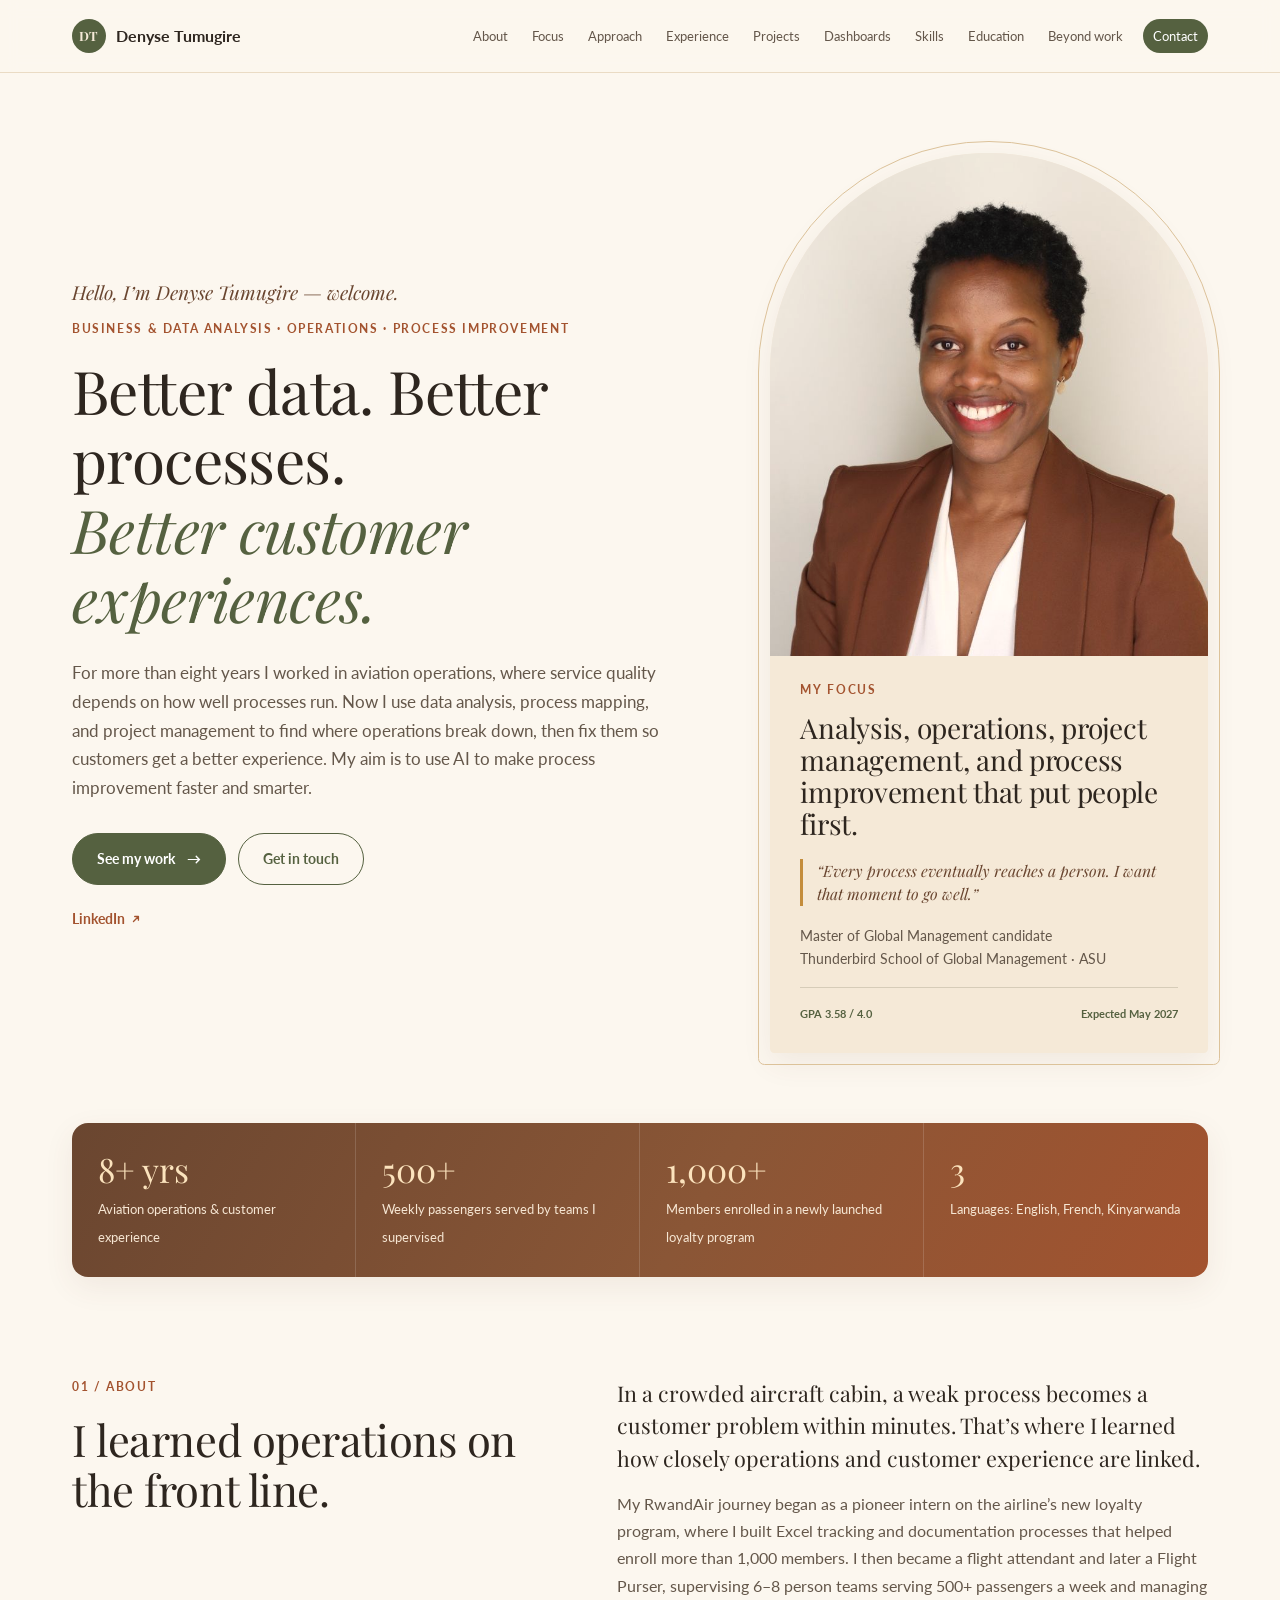
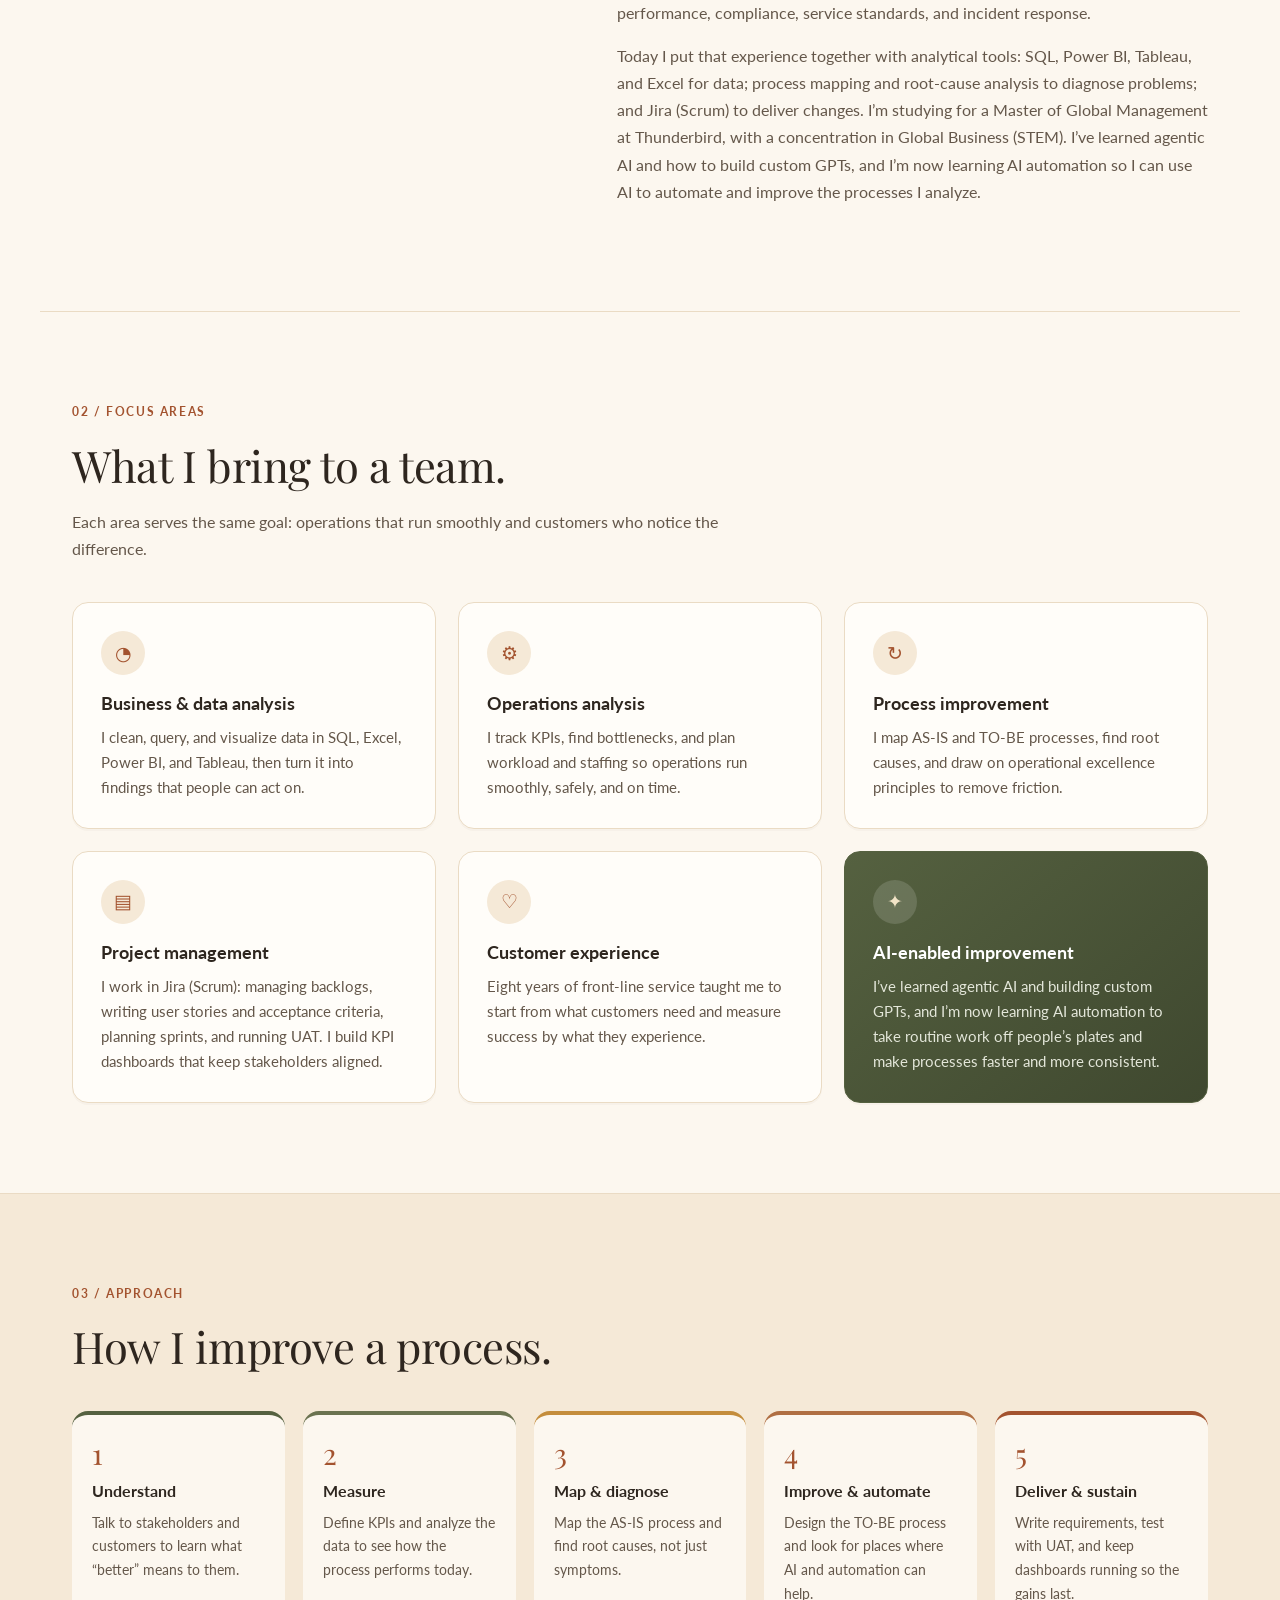
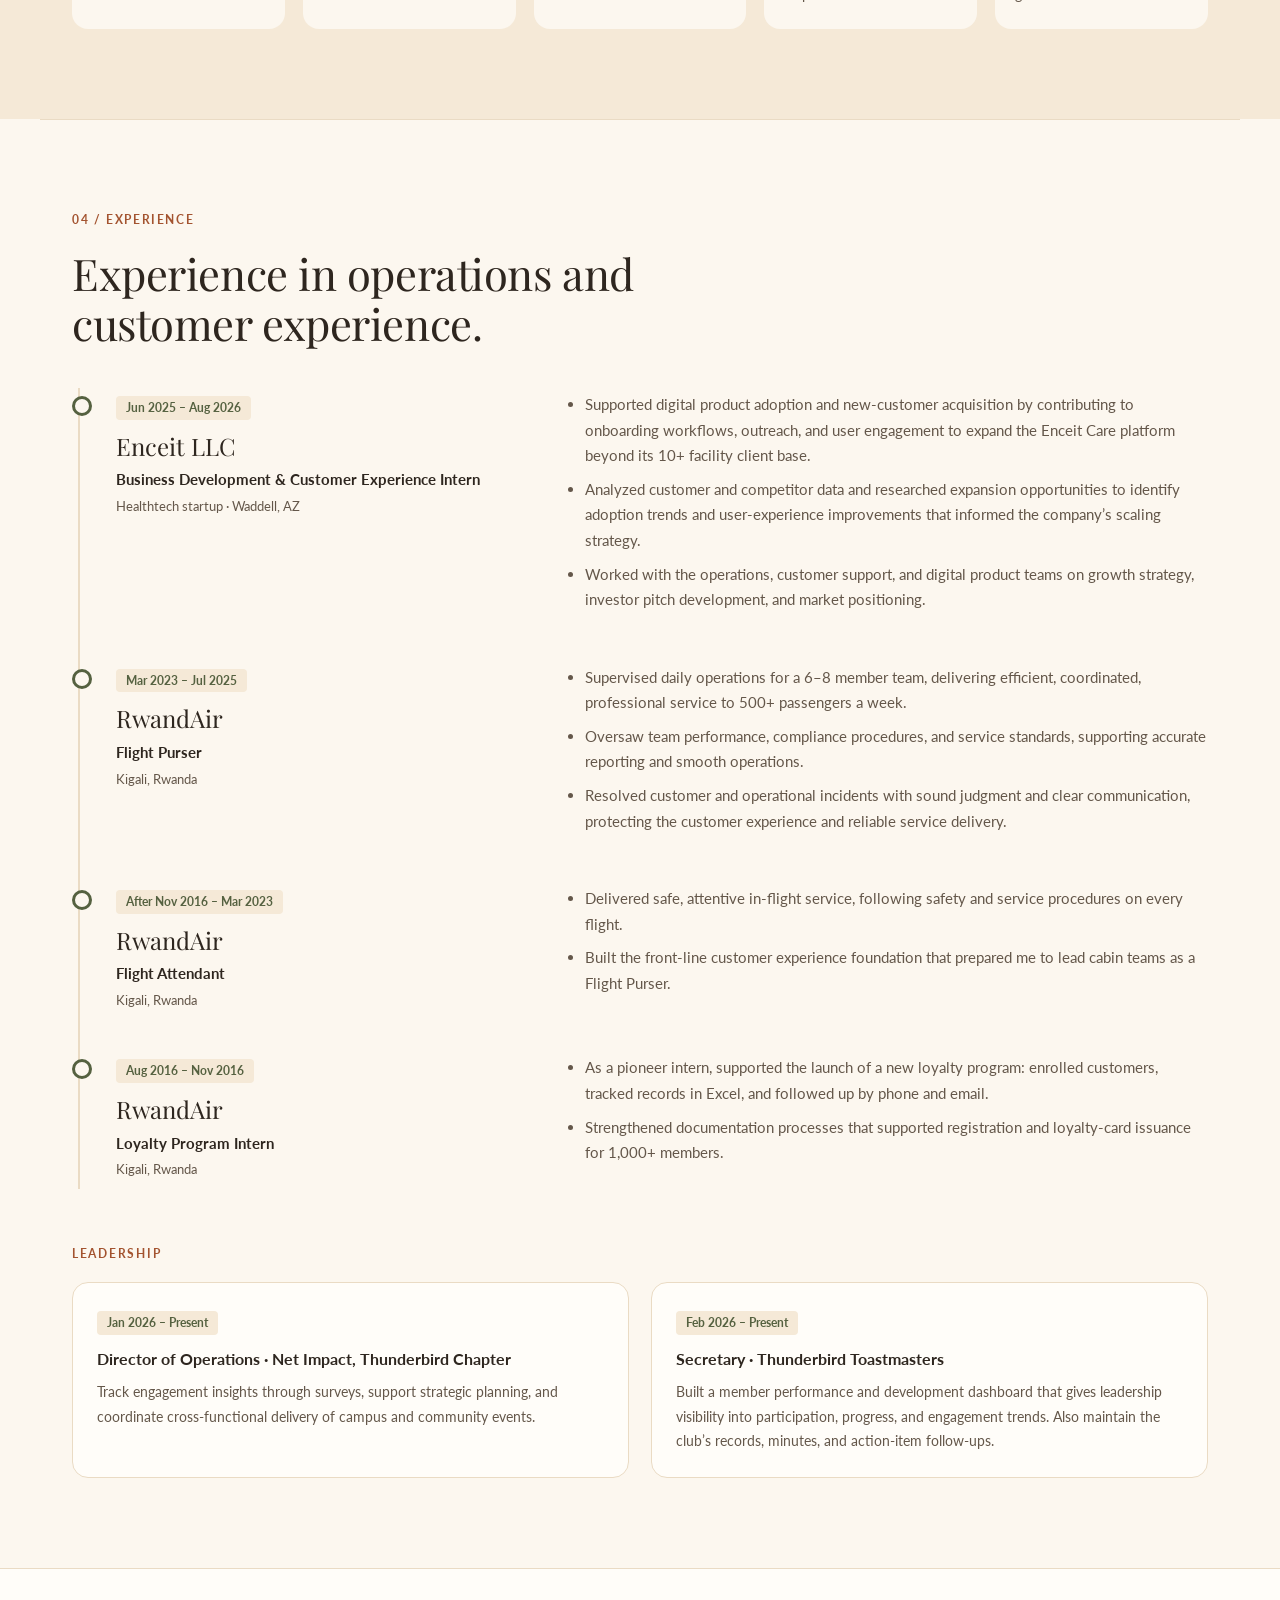
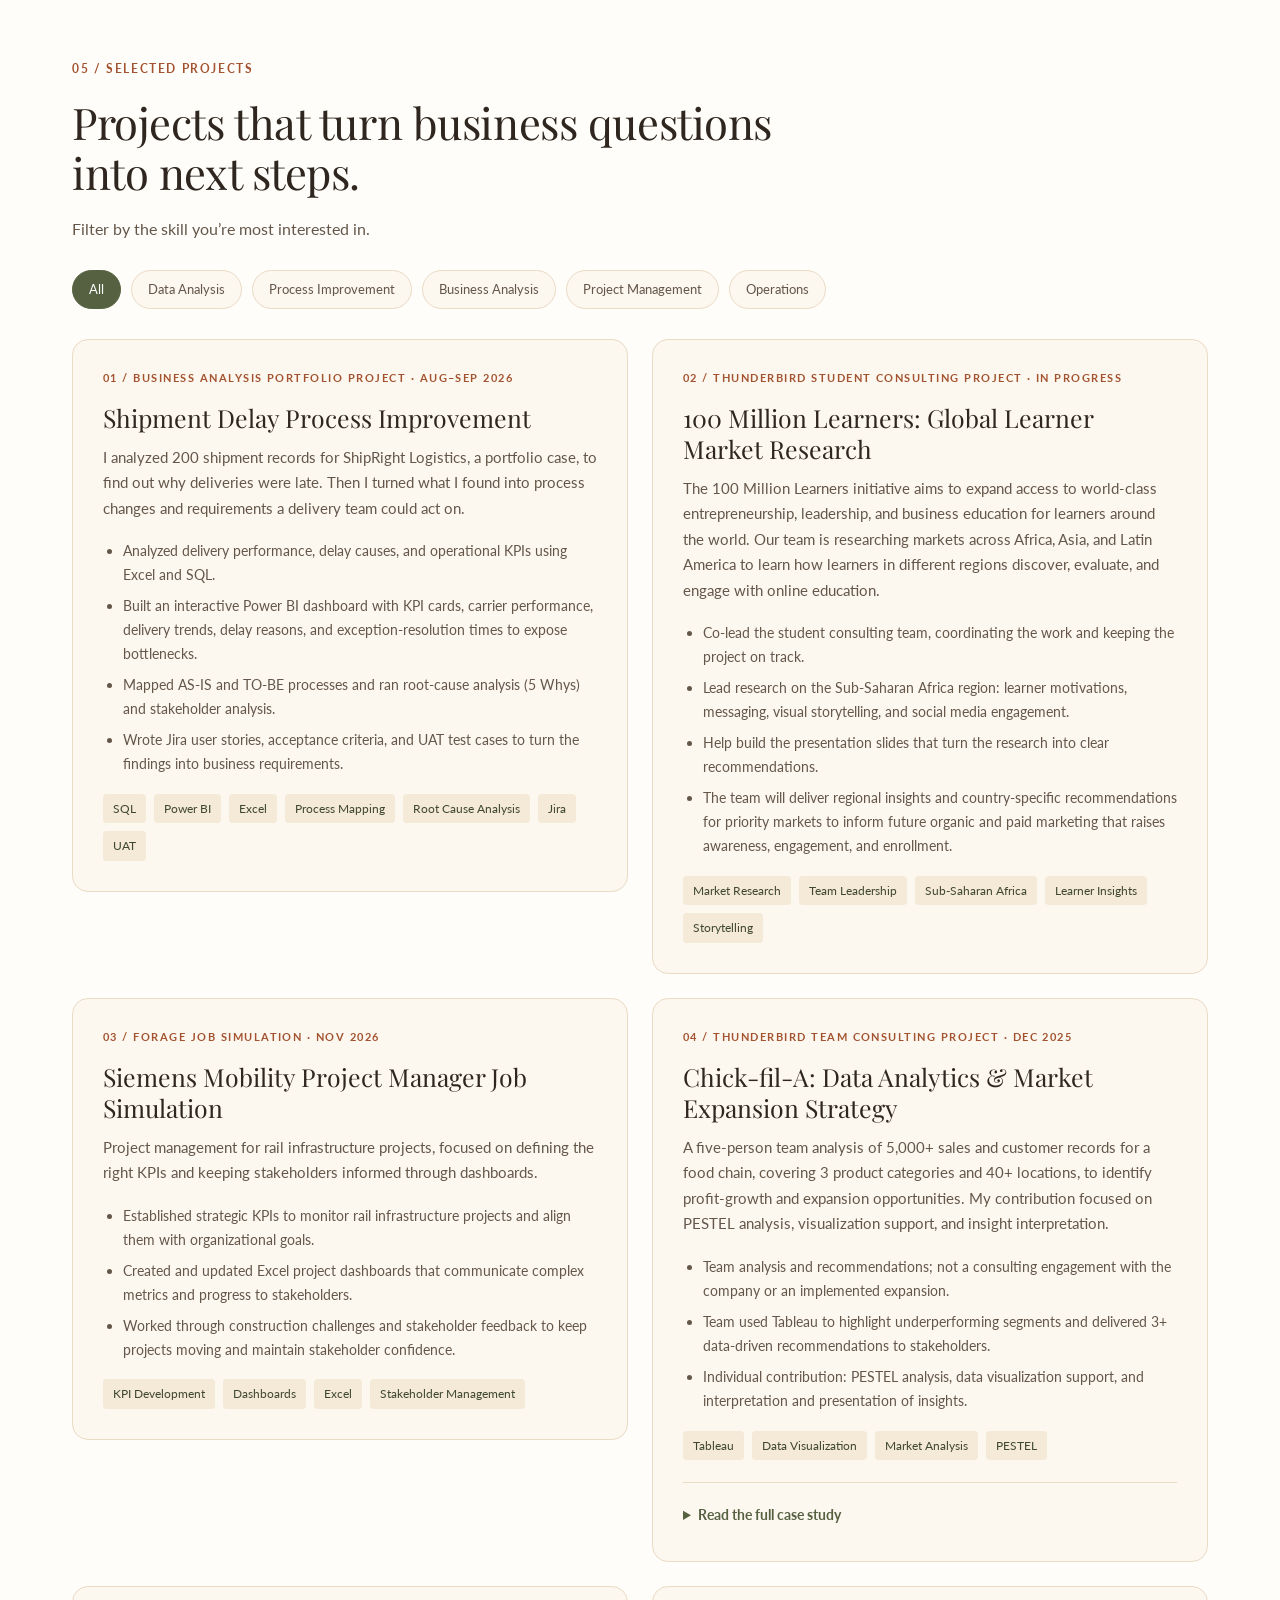
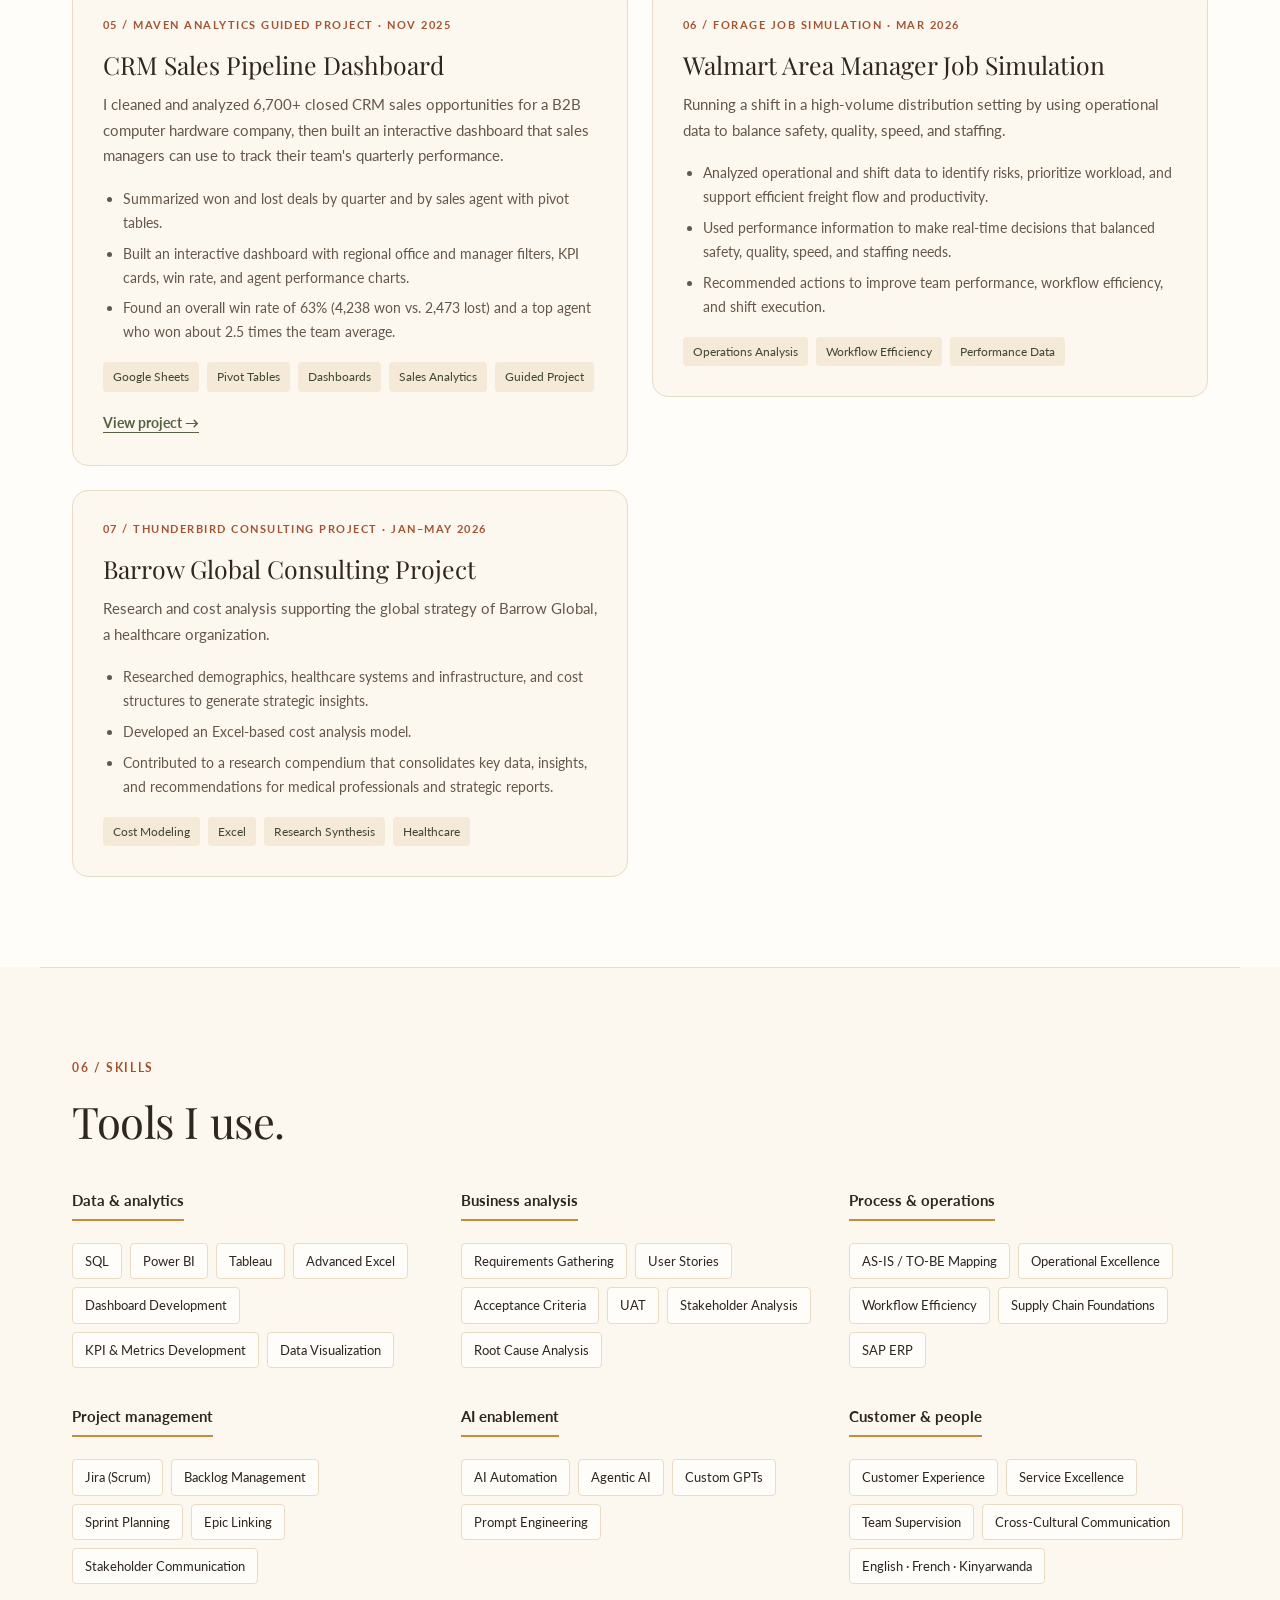
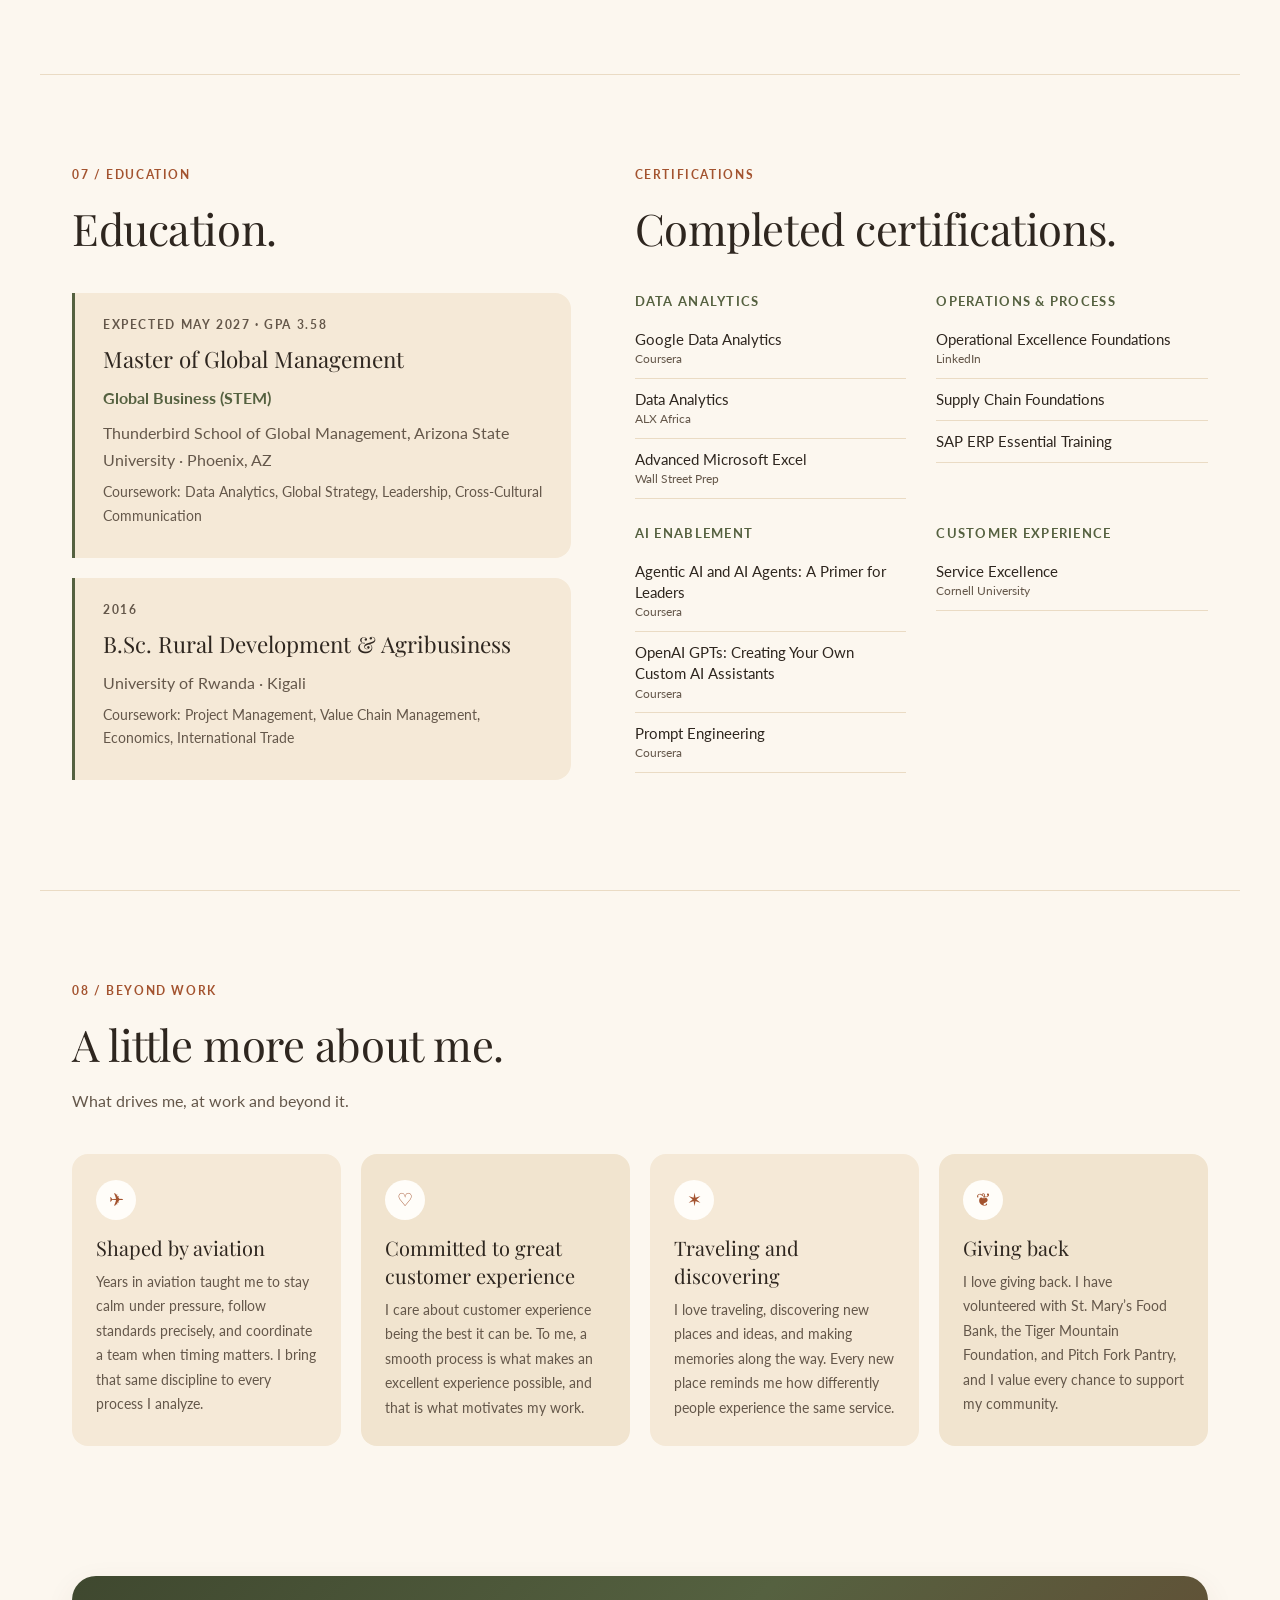
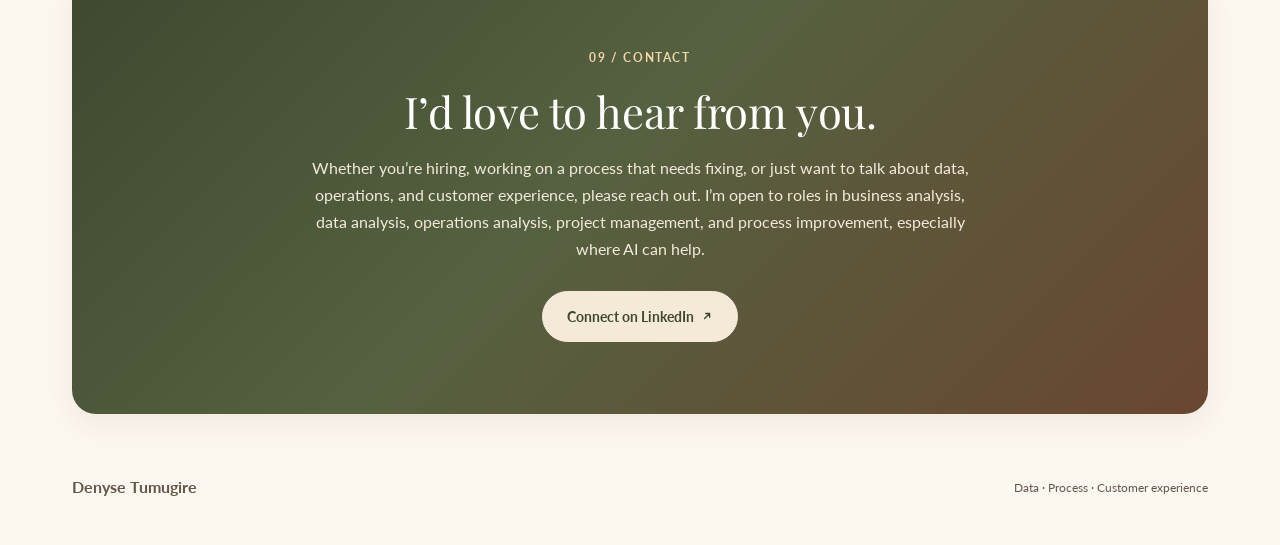
<file: index.html>
<!doctype html>
<html lang="en">
<head>
  <meta charset="utf-8">
  <meta name="viewport" content="width=device-width, initial-scale=1">
  <meta name="description" content="Denyse Tumugire: business and data analyst, operations analyst, and process improvement professional focused on better customer experiences and AI-enabled process improvement.">
  <title>Denyse Tumugire | Business & Data Analysis · Operations · Process Improvement</title>
  <link rel="preconnect" href="https://fonts.googleapis.com">
  <link rel="preconnect" href="https://fonts.gstatic.com" crossorigin>
  <link rel="stylesheet" href="https://fonts.googleapis.com/css2?family=Lato:ital,wght@0,300;0,400;0,700;1,400&family=Playfair+Display:ital,wght@0,400;0,500;0,600;1,400;1,500&display=swap">
  <link rel="stylesheet" href="assets/styles.css">
  <script defer src="assets/projects.js"></script>
  <script defer src="assets/main.js"></script>
</head>
<body>
  <a class="skip-link" href="#main">Skip to content</a>
  <div class="progress" aria-hidden="true"><span></span></div>

  <header class="site-header">
    <div class="header-inner">
      <a class="brand" href="#home"><span class="brand-mark" aria-hidden="true">DT</span> Denyse Tumugire</a>
      <button class="menu-toggle" type="button" aria-expanded="false" aria-controls="navigation" hidden>Menu</button>
      <nav id="navigation" aria-label="Main navigation">
        <a href="#about">About</a>
        <a href="#focus">Focus</a>
        <a href="#approach">Approach</a>
        <a href="#experience">Experience</a>
        <a href="#projects">Projects</a>
        <a href="dashboards/">Dashboards</a>
        <a href="#skills">Skills</a>
        <a href="#credentials">Education</a>
        <a href="#beyond">Beyond work</a>
        <a href="#contact" class="nav-cta">Contact</a>
      </nav>
    </div>
  </header>

  <main id="main">
    <!-- HERO -->
    <section class="hero section" id="home" aria-labelledby="home-title">
      <div class="hero-copy">
        <p class="greeting">Hello, I’m Denyse Tumugire <span aria-hidden="true">—</span> welcome.</p>
        <p class="eyebrow">Business & Data Analysis · Operations · Process Improvement</p>
        <h1 id="home-title">Better data. Better processes.<br><em>Better customer experiences.</em></h1>
        <p class="intro">For more than eight years I worked in aviation operations, where service quality depends on how well processes run. Now I use data analysis, process mapping, and project management to find where operations break down, then fix them so customers get a better experience. My aim is to use AI to make process improvement faster and smarter.</p>
        <div class="actions">
          <a class="button primary" href="#projects">See my work <span aria-hidden="true">→</span></a>
          <a class="button secondary" href="#contact">Get in touch</a>
        </div>
        <ul class="hero-links" aria-label="Professional profiles">
          <li><a href="https://www.linkedin.com/in/denyse-tumugire">LinkedIn <svg class="ext" viewBox="0 0 12 12" aria-hidden="true"><path d="M3 9 9 3M4.5 3H9v4.5" fill="none" stroke="currentColor" stroke-width="1.6" stroke-linecap="round" stroke-linejoin="round"/></svg></a></li>
        </ul>
      </div>
      <aside class="hero-note" aria-label="Professional focus">
        <div class="portrait-frame"><img class="portrait" src="assets/denyse-tumugire.jpg" alt="Denyse Tumugire, smiling, in a brown blazer" width="720" height="828" fetchpriority="high"></div>
        <p class="eyebrow">My focus</p>
        <h2>Analysis, operations, project management, and process improvement that put people first.</h2>
        <blockquote>“Every process eventually reaches a person. I want that moment to go well.”</blockquote>
        <p>Master of Global Management candidate<br>Thunderbird School of Global Management · ASU</p>
        <div class="note-footer"><span>GPA 3.58 / 4.0</span><span>Expected May 2027</span></div>
      </aside>
    </section>

    <!-- IMPACT NUMBERS -->
    <section class="stats" aria-label="Highlights">
      <div><strong>8+ yrs</strong><span>Aviation operations & customer experience</span></div>
      <div><strong>500+</strong><span>Weekly passengers served by teams I supervised</span></div>
      <div><strong>1,000+</strong><span>Members enrolled in a newly launched loyalty program</span></div>
      <div><strong>3</strong><span>Languages: English, French, Kinyarwanda</span></div>
    </section>

    <!-- ABOUT -->
    <section class="section about" id="about" aria-labelledby="about-title">
      <div class="section-heading"><p class="eyebrow">01 / About</p><h2 id="about-title">I learned operations on the front line.</h2></div>
      <div class="section-body">
        <p class="lead">In a crowded aircraft cabin, a weak process becomes a customer problem within minutes. That’s where I learned how closely operations and customer experience are linked.</p>
        <p>My RwandAir journey began as a pioneer intern on the airline’s new loyalty program, where I built Excel tracking and documentation processes that helped enroll more than 1,000 members. I then became a flight attendant and later a Flight Purser, supervising 6–8 person teams serving 500+ passengers a week and managing performance, compliance, service standards, and incident response.</p>
        <p>Today I put that experience together with analytical tools: SQL, Power BI, Tableau, and Excel for data; process mapping and root-cause analysis to diagnose problems; and Jira (Scrum) to deliver changes. I’m studying for a Master of Global Management at Thunderbird, with a concentration in Global Business (STEM). I’ve learned agentic AI and how to build custom GPTs, and I’m now learning AI automation so I can use AI to automate and improve the processes I analyze.</p>
      </div>
    </section>

    <!-- FOCUS AREAS -->
    <section class="section" id="focus" aria-labelledby="focus-title">
      <div class="section-heading"><p class="eyebrow">02 / Focus areas</p><h2 id="focus-title">What I bring to a team.</h2><p>Each area serves the same goal: operations that run smoothly and customers who notice the difference.</p></div>
      <div class="focus-grid">
        <article class="focus-card"><span class="focus-icon" aria-hidden="true">◔</span><h3>Business & data analysis</h3><p>I clean, query, and visualize data in SQL, Excel, Power BI, and Tableau, then turn it into findings that people can act on.</p></article>
        <article class="focus-card"><span class="focus-icon" aria-hidden="true">⚙&#xFE0E;</span><h3>Operations analysis</h3><p>I track KPIs, find bottlenecks, and plan workload and staffing so operations run smoothly, safely, and on time.</p></article>
        <article class="focus-card"><span class="focus-icon" aria-hidden="true">↻</span><h3>Process improvement</h3><p>I map AS-IS and TO-BE processes, find root causes, and draw on operational excellence principles to remove friction.</p></article>
        <article class="focus-card"><span class="focus-icon" aria-hidden="true">▤</span><h3>Project management</h3><p>I work in Jira (Scrum): managing backlogs, writing user stories and acceptance criteria, planning sprints, and running UAT. I build KPI dashboards that keep stakeholders aligned.</p></article>
        <article class="focus-card"><span class="focus-icon" aria-hidden="true">♡</span><h3>Customer experience</h3><p>Eight years of front-line service taught me to start from what customers need and measure success by what they experience.</p></article>
        <article class="focus-card accent"><span class="focus-icon" aria-hidden="true">✦</span><h3>AI-enabled improvement</h3><p>I’ve learned agentic AI and building custom GPTs, and I’m now learning AI automation to take routine work off people’s plates and make processes faster and more consistent.</p></article>
      </div>
    </section>

    <!-- APPROACH -->
    <section class="section approach" id="approach" aria-labelledby="approach-title">
      <div class="section-heading"><p class="eyebrow">03 / Approach</p><h2 id="approach-title">How I improve a process.</h2></div>
      <ol class="steps">
        <li><span class="step-num">1</span><h3>Understand</h3><p>Talk to stakeholders and customers to learn what “better” means to them.</p></li>
        <li><span class="step-num">2</span><h3>Measure</h3><p>Define KPIs and analyze the data to see how the process performs today.</p></li>
        <li><span class="step-num">3</span><h3>Map & diagnose</h3><p>Map the AS-IS process and find root causes, not just symptoms.</p></li>
        <li><span class="step-num">4</span><h3>Improve & automate</h3><p>Design the TO-BE process and look for places where AI and automation can help.</p></li>
        <li><span class="step-num">5</span><h3>Deliver & sustain</h3><p>Write requirements, test with UAT, and keep dashboards running so the gains last.</p></li>
      </ol>
    </section>

    <!-- EXPERIENCE -->
    <section class="section" id="experience" aria-labelledby="experience-title">
      <div class="section-heading"><p class="eyebrow">04 / Experience</p><h2 id="experience-title">Experience in operations and customer experience.</h2></div>
      <div class="timeline">
        <article class="experience">
          <div class="exp-meta"><p class="dates">Jun 2025 – Aug 2026</p><h3>Enceit LLC</h3><p class="role">Business Development & Customer Experience Intern</p><p class="place">Healthtech startup · Waddell, AZ</p></div>
          <ul>
            <li>Supported digital product adoption and new-customer acquisition by contributing to onboarding workflows, outreach, and user engagement to expand the Enceit Care platform beyond its 10+ facility client base.</li>
            <li>Analyzed customer and competitor data and researched expansion opportunities to identify adoption trends and user-experience improvements that informed the company’s scaling strategy.</li>
            <li>Worked with the operations, customer support, and digital product teams on growth strategy, investor pitch development, and market positioning.</li>
          </ul>
        </article>
        <article class="experience">
          <div class="exp-meta"><p class="dates">Mar 2023 – Jul 2025</p><h3>RwandAir</h3><p class="role">Flight Purser</p><p class="place">Kigali, Rwanda</p></div>
          <ul>
            <li>Supervised daily operations for a 6–8 member team, delivering efficient, coordinated, professional service to 500+ passengers a week.</li>
            <li>Oversaw team performance, compliance procedures, and service standards, supporting accurate reporting and smooth operations.</li>
            <li>Resolved customer and operational incidents with sound judgment and clear communication, protecting the customer experience and reliable service delivery.</li>
          </ul>
        </article>
        <!-- Add exact Flight Attendant dates in the "dates" line below when available. -->
        <article class="experience">
          <div class="exp-meta"><p class="dates">After Nov 2016 – Mar 2023</p><h3>RwandAir</h3><p class="role">Flight Attendant</p><p class="place">Kigali, Rwanda</p></div>
          <ul>
            <li>Delivered safe, attentive in-flight service, following safety and service procedures on every flight.</li>
            <li>Built the front-line customer experience foundation that prepared me to lead cabin teams as a Flight Purser.</li>
          </ul>
        </article>
        <article class="experience">
          <div class="exp-meta"><p class="dates">Aug 2016 – Nov 2016</p><h3>RwandAir</h3><p class="role">Loyalty Program Intern</p><p class="place">Kigali, Rwanda</p></div>
          <ul>
            <li>As a pioneer intern, supported the launch of a new loyalty program: enrolled customers, tracked records in Excel, and followed up by phone and email.</li>
            <li>Strengthened documentation processes that supported registration and loyalty-card issuance for 1,000+ members.</li>
          </ul>
        </article>
      </div>

      <h3 class="subhead">Leadership</h3>
      <div class="leadership">
        <article><p class="dates">Jan 2026 – Present</p><h4>Director of Operations · Net Impact, Thunderbird Chapter</h4><p>Track engagement insights through surveys, support strategic planning, and coordinate cross-functional delivery of campus and community events.</p></article>
        <article><p class="dates">Feb 2026 – Present</p><h4>Secretary · Thunderbird Toastmasters</h4><p>Built a member performance and development dashboard that gives leadership visibility into participation, progress, and engagement trends. Also maintain the club’s records, minutes, and action-item follow-ups.</p></article>
      </div>
    </section>

    <!-- PROJECTS -->
    <section class="section projects-section" id="projects" aria-labelledby="projects-title">
      <div class="section-heading"><p class="eyebrow">05 / Selected projects</p><h2 id="projects-title">Projects that turn business questions into next steps.</h2><p>Filter by the skill you’re most interested in.</p></div>
      <div id="project-filters" class="filters" role="group" aria-label="Filter projects"></div>
      <p id="filter-status" class="visually-hidden" aria-live="polite"></p>
      <div id="project-grid" class="project-grid"></div>
      <noscript><p>Turn on JavaScript to see project details. Featured work includes a shipment delay process improvement project (SQL, Power BI, Jira), a Siemens Mobility project manager simulation, and a Chick-fil-A data analytics case study.</p></noscript>
    </section>

    <!-- SKILLS -->
    <section class="section" id="skills" aria-labelledby="skills-title">
      <div class="section-heading"><p class="eyebrow">06 / Skills</p><h2 id="skills-title">Tools I use.</h2></div>
      <div class="skill-groups">
        <div><h3>Data & analytics</h3><ul class="chips"><li>SQL</li><li>Power BI</li><li>Tableau</li><li>Advanced Excel</li><li>Dashboard Development</li><li>KPI & Metrics Development</li><li>Data Visualization</li></ul></div>
        <div><h3>Business analysis</h3><ul class="chips"><li>Requirements Gathering</li><li>User Stories</li><li>Acceptance Criteria</li><li>UAT</li><li>Stakeholder Analysis</li><li>Root Cause Analysis</li></ul></div>
        <div><h3>Process & operations</h3><ul class="chips"><li>AS-IS / TO-BE Mapping</li><li>Operational Excellence</li><li>Workflow Efficiency</li><li>Supply Chain Foundations</li><li>SAP ERP</li></ul></div>
        <div><h3>Project management</h3><ul class="chips"><li>Jira (Scrum)</li><li>Backlog Management</li><li>Sprint Planning</li><li>Epic Linking</li><li>Stakeholder Communication</li></ul></div>
        <div><h3>AI enablement</h3><ul class="chips"><li>AI Automation</li><li>Agentic AI</li><li>Custom GPTs</li><li>Prompt Engineering</li></ul></div>
        <div><h3>Customer & people</h3><ul class="chips"><li>Customer Experience</li><li>Service Excellence</li><li>Team Supervision</li><li>Cross-Cultural Communication</li><li>English · French · Kinyarwanda</li></ul></div>
      </div>
    </section>

    <!-- EDUCATION & CERTIFICATIONS -->
    <section class="section credentials" id="credentials" aria-labelledby="credentials-title">
      <div>
        <div class="section-heading"><p class="eyebrow">07 / Education</p><h2 id="credentials-title">Education.</h2></div>
        <article class="education-card"><p class="eyebrow">Expected May 2027 · GPA 3.58</p><h3>Master of Global Management</h3><p class="specialization">Global Business (STEM)</p><p>Thunderbird School of Global Management, Arizona State University · Phoenix, AZ</p><p class="small">Coursework: Data Analytics, Global Strategy, Leadership, Cross-Cultural Communication</p></article>
        <article class="education-card"><p class="eyebrow">2016</p><h3>B.Sc. Rural Development & Agribusiness</h3><p>University of Rwanda · Kigali</p><p class="small">Coursework: Project Management, Value Chain Management, Economics, International Trade</p></article>
      </div>
      <div>
        <div class="section-heading"><p class="eyebrow">Certifications</p><h2>Completed certifications.</h2></div>
        <div class="cert-groups">
          <div><h3>Data analytics</h3><ul class="certification-list"><li>Google Data Analytics <span>Coursera</span></li><li>Data Analytics <span>ALX Africa</span></li><li>Advanced Microsoft Excel <span>Wall Street Prep</span></li></ul></div>
          <div><h3>Operations & process</h3><ul class="certification-list"><li>Operational Excellence Foundations <span>LinkedIn</span></li><li>Supply Chain Foundations</li><li>SAP ERP Essential Training</li></ul></div>
          <div><h3>AI enablement</h3><ul class="certification-list"><li>Agentic AI and AI Agents: A Primer for Leaders <span>Coursera</span></li><li>OpenAI GPTs: Creating Your Own Custom AI Assistants <span>Coursera</span></li><li>Prompt Engineering <span>Coursera</span></li></ul></div>
          <div><h3>Customer experience</h3><ul class="certification-list"><li>Service Excellence <span>Cornell University</span></li></ul></div>
        </div>
      </div>
    </section>

    <!-- BEYOND WORK: Add hobbies or interests as another <article class="life-card">. -->
    <section class="section beyond" id="beyond" aria-labelledby="beyond-title">
      <div class="section-heading"><p class="eyebrow">08 / Beyond work</p><h2 id="beyond-title">A little more about me.</h2><p>What drives me, at work and beyond it.</p></div>
      <div class="life-grid">
        <article class="life-card"><span class="life-icon" aria-hidden="true">✈&#xFE0E;</span><h3>Shaped by aviation</h3><p>Years in aviation taught me to stay calm under pressure, follow standards precisely, and coordinate a team when timing matters. I bring that same discipline to every process I analyze.</p></article>
        <article class="life-card"><span class="life-icon" aria-hidden="true">♡</span><h3>Committed to great customer experience</h3><p>I care about customer experience being the best it can be. To me, a smooth process is what makes an excellent experience possible, and that is what motivates my work.</p></article>
        <article class="life-card"><span class="life-icon" aria-hidden="true">✶</span><h3>Traveling and discovering</h3><p>I love traveling, discovering new places and ideas, and making memories along the way. Every new place reminds me how differently people experience the same service.</p></article>
        <article class="life-card"><span class="life-icon" aria-hidden="true">❦</span><h3>Giving back</h3><p>I love giving back. I have volunteered with St. Mary’s Food Bank, the Tiger Mountain Foundation, and Pitch Fork Pantry, and I value every chance to support my community.</p></article>
      </div>
    </section>

    <!-- CONTACT -->
    <section class="section contact-section" id="contact" aria-labelledby="contact-title">
      <p class="eyebrow">09 / Contact</p>
      <h2 id="contact-title">I’d love to hear from you.</h2>
      <p>Whether you’re hiring, working on a process that needs fixing, or just want to talk about data, operations, and customer experience, please reach out. I’m open to roles in business analysis, data analysis, operations analysis, project management, and process improvement, especially where AI can help.</p>
      <a class="button primary" href="https://www.linkedin.com/in/denyse-tumugire">Connect on LinkedIn <svg class="ext" viewBox="0 0 12 12" aria-hidden="true"><path d="M3 9 9 3M4.5 3H9v4.5" fill="none" stroke="currentColor" stroke-width="1.6" stroke-linecap="round" stroke-linejoin="round"/></svg></a>
    </section>
  </main>

  <footer>
    <a class="brand" href="#home">Denyse Tumugire</a>
    <p>Data · Process · Customer experience</p>
  </footer>

  <a class="to-top" href="#home" aria-label="Back to top">↑</a>
</body>
</html>
</file>
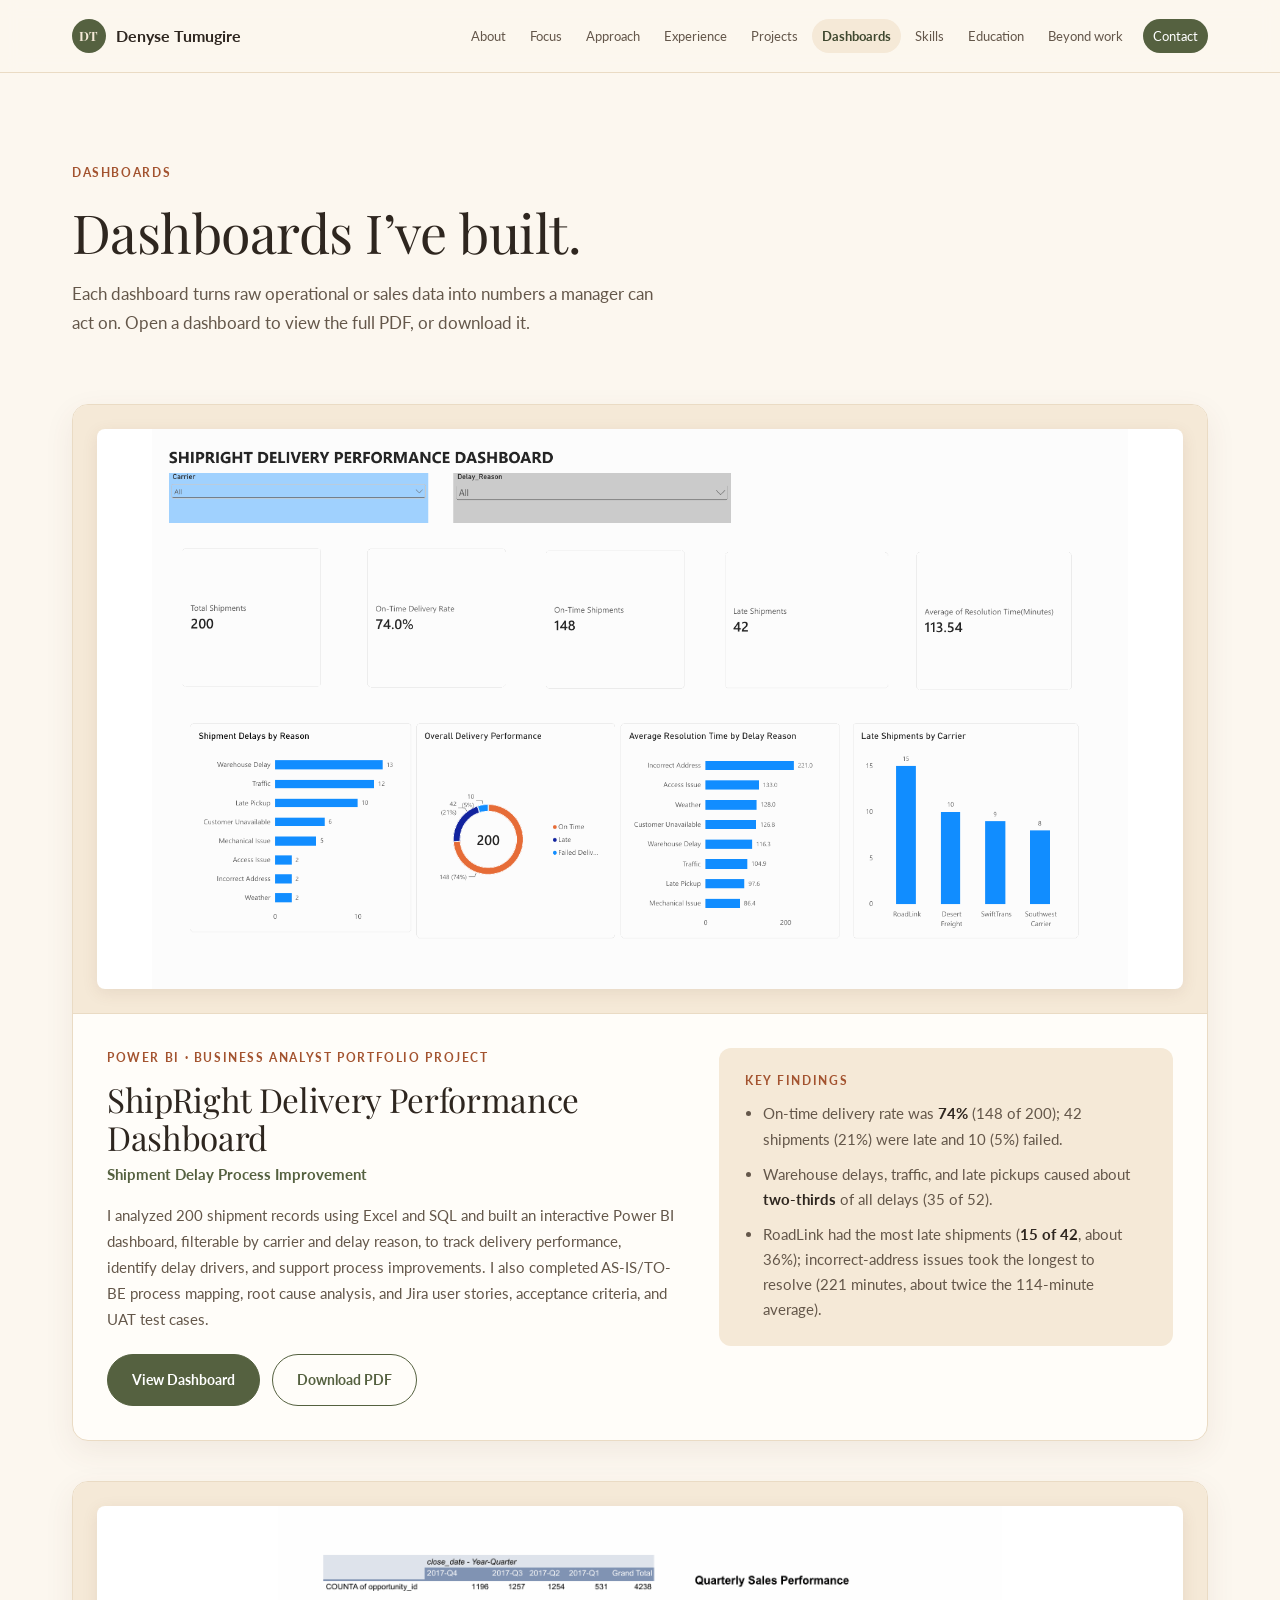
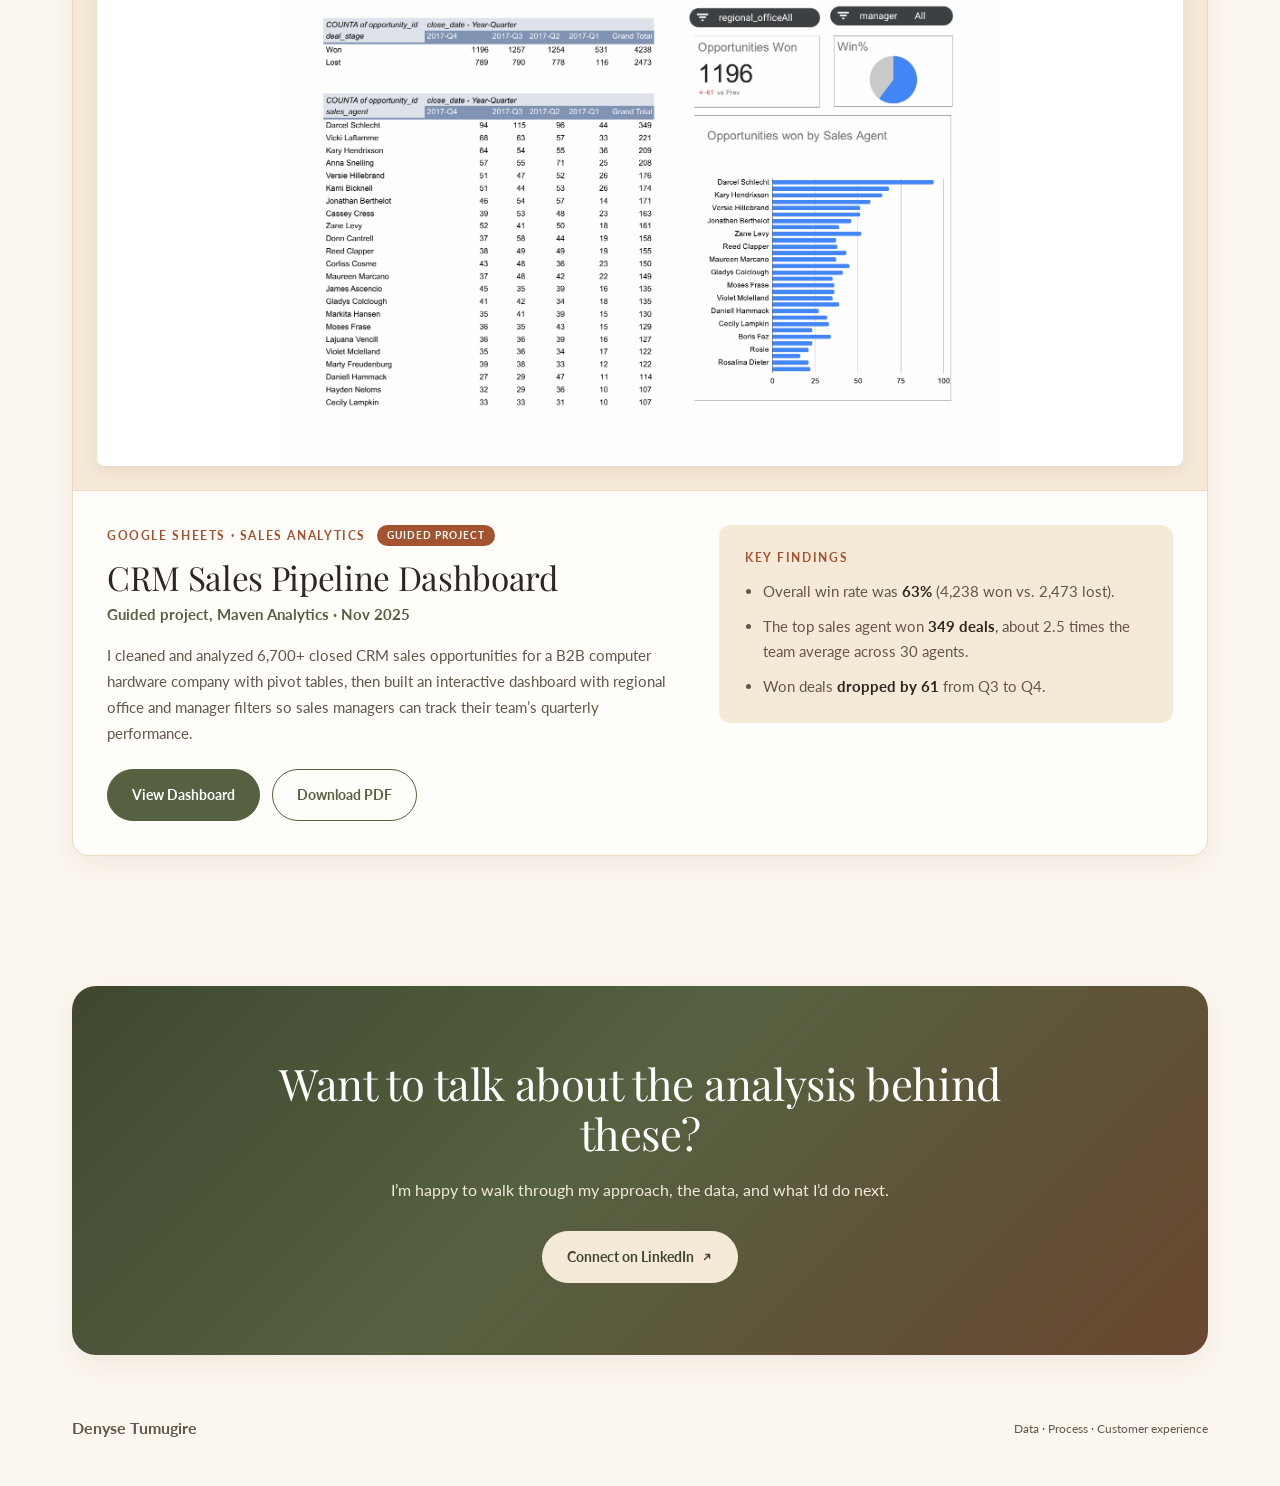
<file: dashboards/index.html>
<!doctype html>
<html lang="en">
<head>
  <meta charset="utf-8">
  <meta name="viewport" content="width=device-width, initial-scale=1">
  <meta name="description" content="Dashboards built by Denyse Tumugire in Power BI and Google Sheets: delivery performance and CRM sales pipeline analysis.">
  <title>Dashboards | Denyse Tumugire</title>
  <link rel="preconnect" href="https://fonts.googleapis.com">
  <link rel="preconnect" href="https://fonts.gstatic.com" crossorigin>
  <link rel="stylesheet" href="https://fonts.googleapis.com/css2?family=Lato:ital,wght@0,300;0,400;0,700;1,400&family=Playfair+Display:ital,wght@0,400;0,500;0,600;1,400;1,500&display=swap">
  <link rel="stylesheet" href="../assets/styles.css">
  <script defer src="../assets/dashboards.js"></script>
</head>
<body>
  <a class="skip-link" href="#main">Skip to content</a>

  <header class="site-header">
    <div class="header-inner">
      <a class="brand" href="../#home"><span class="brand-mark" aria-hidden="true">DT</span> Denyse Tumugire</a>
      <button class="menu-toggle" type="button" aria-expanded="false" aria-controls="navigation" hidden>Menu</button>
      <nav id="navigation" aria-label="Main navigation">
        <a href="../#about">About</a>
        <a href="../#focus">Focus</a>
        <a href="../#approach">Approach</a>
        <a href="../#experience">Experience</a>
        <a href="../#projects">Projects</a>
        <a href="./" class="is-active" aria-current="page">Dashboards</a>
        <a href="../#skills">Skills</a>
        <a href="../#credentials">Education</a>
        <a href="../#beyond">Beyond work</a>
        <a href="../#contact" class="nav-cta">Contact</a>
      </nav>
    </div>
  </header>

  <main id="main">
    <section class="section dash-intro" aria-labelledby="dashboards-title">
      <p class="eyebrow">Dashboards</p>
      <h1 id="dashboards-title">Dashboards I’ve built.</h1>
      <p class="intro">Each dashboard turns raw operational or sales data into numbers a manager can act on. Open a dashboard to view the full PDF, or download it.</p>
    </section>

    <section class="section dash-list" aria-label="Dashboard projects">
      <!-- DASHBOARD: Copy an <article class="dash-card"> to add another dashboard. Store files in this folder. -->
      <article class="dash-card" id="shipright" aria-labelledby="shipright-title">
        <a class="dash-preview" href="shipright-delivery-dashboard.pdf" target="_blank" rel="noopener">
          <img src="shipright-delivery-dashboard.png" alt="ShipRight Delivery Performance Dashboard in Power BI, showing KPI cards, delays by reason, delivery performance, resolution time by reason, and late shipments by carrier" width="1600" height="918">
        </a>
        <div class="dash-body">
          <div class="dash-main">
            <p class="eyebrow">Power BI · Business analyst portfolio project</p>
            <h2 id="shipright-title">ShipRight Delivery Performance Dashboard</h2>
            <p class="dash-subtitle">Shipment Delay Process Improvement</p>
            <p>I analyzed 200 shipment records using Excel and SQL and built an interactive Power BI dashboard, filterable by carrier and delay reason, to track delivery performance, identify delay drivers, and support process improvements. I also completed AS-IS/TO-BE process mapping, root cause analysis, and Jira user stories, acceptance criteria, and UAT test cases.</p>
            <div class="dash-actions">
              <a class="button primary" href="shipright-delivery-dashboard.pdf" target="_blank" rel="noopener">View Dashboard<span class="visually-hidden"> (PDF, opens in a new tab)</span></a>
              <a class="button secondary" href="shipright-delivery-dashboard.pdf" download>Download PDF</a>
            </div>
          </div>
          <div class="dash-findings">
            <h3>Key findings</h3>
            <ul>
              <li>On-time delivery rate was <strong>74%</strong> (148 of 200); 42 shipments (21%) were late and 10 (5%) failed.</li>
              <li>Warehouse delays, traffic, and late pickups caused about <strong>two-thirds</strong> of all delays (35 of 52).</li>
              <li>RoadLink had the most late shipments (<strong>15 of 42</strong>, about 36%); incorrect-address issues took the longest to resolve (221 minutes, about twice the 114-minute average).</li>
            </ul>
          </div>
        </div>
      </article>

      <article class="dash-card" id="crm-sales" aria-labelledby="crm-title">
        <a class="dash-preview" href="crm-sales-dashboard.pdf" target="_blank" rel="noopener">
          <img src="crm-sales-dashboard.png" alt="CRM Sales Pipeline Dashboard in Google Sheets, showing quarterly won and lost deals, regional office and manager filters, opportunities won, win rate, and opportunities won by sales agent" width="1600" height="1237" loading="lazy">
        </a>
        <div class="dash-body">
          <div class="dash-main">
            <p class="eyebrow">Google Sheets · Sales analytics <span class="badge">Guided project</span></p>
            <h2 id="crm-title">CRM Sales Pipeline Dashboard</h2>
            <p class="dash-subtitle">Guided project, Maven Analytics · Nov 2025</p>
            <p>I cleaned and analyzed 6,700+ closed CRM sales opportunities for a B2B computer hardware company with pivot tables, then built an interactive dashboard with regional office and manager filters so sales managers can track their team’s quarterly performance.</p>
            <div class="dash-actions">
              <a class="button primary" href="crm-sales-dashboard.pdf" target="_blank" rel="noopener">View Dashboard<span class="visually-hidden"> (PDF, opens in a new tab)</span></a>
              <a class="button secondary" href="crm-sales-dashboard.pdf" download>Download PDF</a>
            </div>
          </div>
          <div class="dash-findings">
            <h3>Key findings</h3>
            <ul>
              <li>Overall win rate was <strong>63%</strong> (4,238 won vs. 2,473 lost).</li>
              <li>The top sales agent won <strong>349 deals</strong>, about 2.5 times the team average across 30 agents.</li>
              <li>Won deals <strong>dropped by 61</strong> from Q3 to Q4.</li>
            </ul>
          </div>
        </div>
      </article>
    </section>

    <section class="section contact-section" aria-labelledby="dash-contact-title">
      <h2 id="dash-contact-title">Want to talk about the analysis behind these?</h2>
      <p>I’m happy to walk through my approach, the data, and what I’d do next.</p>
      <a class="button primary" href="https://www.linkedin.com/in/denyse-tumugire">Connect on LinkedIn <svg class="ext" viewBox="0 0 12 12" aria-hidden="true"><path d="M3 9 9 3M4.5 3H9v4.5" fill="none" stroke="currentColor" stroke-width="1.6" stroke-linecap="round" stroke-linejoin="round"/></svg></a>
    </section>
  </main>

  <footer>
    <a class="brand" href="../#home">Denyse Tumugire</a>
    <p>Data · Process · Customer experience</p>
  </footer>
</body>
</html>
</file>
<file: assets/styles.css>
/* DESIGN: Change these colors to personalize the earth-tone palette.
   Keep text colors dark enough to stay readable on the light backgrounds. */
:root {
  --ink: #2e261f;        /* main text: warm espresso */
  --muted: #64574a;      /* secondary text */
  --olive: #556140;      /* primary accent: warm olive */
  --olive-dark: #3f482f;
  --clay: #a3532f;       /* terracotta accent */
  --brown: #6a4630;      /* deep earth */
  --ochre: #c48d3c;      /* honey highlight */
  --sand: #f5e9d7;       /* soft warm panels */
  --cream: #fcf7ef;      /* page background */
  --line: #eadbc4;       /* borders */
  --white: #fffdf9;
  --radius: 16px;
  --shadow: 0 10px 30px rgba(106, 70, 48, .08);
  --header-h: 72px;
  --serif: 'Playfair Display', Georgia, 'Times New Roman', serif;
  --sans: 'Lato', Arial, Helvetica, sans-serif;
}

* { box-sizing: border-box; }
html { scroll-behavior: smooth; scroll-padding-top: calc(var(--header-h) + 16px); }
body { margin: 0; color: var(--ink); background: var(--cream); font-family: var(--sans); font-size: 16px; line-height: 1.7; }
a { color: inherit; text-underline-offset: 4px; }
button { font: inherit; }
a:focus-visible, button:focus-visible, summary:focus-visible { outline: 3px solid var(--clay); outline-offset: 4px; }
h1, h2, h3, h4, p { margin-top: 0; }
h1, h2 { font-family: var(--serif); font-weight: 400; line-height: 1.15; letter-spacing: -.01em; }
h1 { font-size: clamp(2.4rem, 4.7vw, 4rem); margin-bottom: 26px; }
h1 em { color: var(--olive); }
h2 { font-size: clamp(1.9rem, 3.4vw, 2.8rem); margin-bottom: 18px; }
h3 { font-size: 1.15rem; line-height: 1.4; margin-bottom: 8px; }
p { margin-bottom: 16px; }
.visually-hidden { position: absolute; width: 1px; height: 1px; overflow: hidden; clip: rect(0 0 0 0); white-space: nowrap; }
.skip-link { position: fixed; top: -100px; left: 16px; padding: 10px 20px; background: var(--ink); color: #fff; z-index: 50; }
.skip-link:focus { top: 12px; }

/* ---------- Progress bar & header ---------- */
.progress { position: fixed; top: 0; left: 0; right: 0; height: 3px; z-index: 40; pointer-events: none; }
.progress span { display: block; height: 100%; background: linear-gradient(90deg, var(--olive), var(--ochre), var(--clay)); transform-origin: left; transform: scaleX(0); }
.site-header { position: sticky; top: 0; z-index: 30; background: rgba(252, 247, 239, .94); backdrop-filter: blur(8px); border-bottom: 1px solid var(--line); }
.header-inner { max-width: 1200px; margin: auto; min-height: var(--header-h); padding: 12px 32px; display: flex; align-items: center; justify-content: space-between; gap: 24px; }
.brand { font-weight: 700; font-size: .98rem; text-decoration: none; white-space: nowrap; display: inline-flex; align-items: center; }
.brand-mark { display: inline-grid; place-items: center; background: var(--olive); color: var(--sand); width: 34px; height: 34px; border-radius: 50%; margin-right: 10px; font-family: var(--serif); font-size: .8rem; letter-spacing: .04em; }
nav { display: flex; align-items: center; gap: 4px; flex-wrap: wrap; }
nav a { font-size: .82rem; text-decoration: none; color: var(--muted); padding: 6px 10px; border-radius: 999px; transition: background .2s, color .2s; }
nav a:hover { color: var(--ink); background: var(--sand); }
nav a.is-active { color: var(--olive-dark); background: var(--sand); font-weight: 700; }
nav a.nav-cta { background: var(--olive); color: #fff; margin-left: 6px; }
nav a.nav-cta:hover, nav a.nav-cta.is-active { background: var(--olive-dark); color: #fff; }
.menu-toggle { display: none; }

/* ---------- Layout ---------- */
.section { max-width: 1200px; margin: auto; padding: 90px 32px; }
.section + .section { border-top: 1px solid var(--line); }
.eyebrow { font-size: .72rem; font-weight: 700; letter-spacing: .14em; text-transform: uppercase; color: var(--clay); margin-bottom: 18px; }
.section-heading { max-width: 720px; margin-bottom: 40px; }
.section-heading > p:last-child:not(.eyebrow) { color: var(--muted); }

/* ---------- Hero ---------- */
.hero { display: grid; grid-template-columns: 1.45fr 1fr; gap: 64px; align-items: center; padding-top: 80px; padding-bottom: 70px; }
.intro { font-size: 1.06rem; color: var(--muted); max-width: 590px; }
.actions { display: flex; gap: 12px; flex-wrap: wrap; margin: 30px 0 22px; }
.button { display: inline-flex; align-items: center; gap: 12px; text-decoration: none; padding: 13px 24px; border-radius: 999px; font-weight: 700; font-size: .88rem; border: 1px solid var(--olive); transition: background .2s, color .2s, transform .2s; }
.button:hover { transform: translateY(-1px); }
.primary { background: var(--olive); color: #fff; }
.primary:hover { background: var(--olive-dark); }
.secondary { background: transparent; color: var(--olive); }
.secondary:hover { background: var(--olive); color: #fff; }
.hero-links { list-style: none; padding: 0; margin: 0; display: flex; gap: 22px; font-size: .86rem; font-weight: 700; }
.hero-links a { color: var(--clay); text-decoration: none; }
.hero-links a:hover { text-decoration: underline; }
.hero-note { position: relative; background: var(--sand); box-shadow: var(--shadow); padding: 0 0 30px; border-radius: 999px 999px 20px 20px; }
.hero-note:before { content: ''; position: absolute; inset: -12px; border: 1px solid #dcc29a; border-radius: 999px 999px 28px 28px; pointer-events: none; }
.hero-note h2 { font-size: 1.75rem; }
.hero-note p:not(.eyebrow) { font-size: .88rem; color: var(--muted); }
.hero-note .eyebrow { margin-top: 24px; margin-bottom: 12px; }
.hero-note > :not(.portrait-frame) { margin-left: 30px; margin-right: 30px; }
.orbit { height: 175px; max-width: 250px; margin: 5px auto 20px; position: relative; display: flex; align-items: center; justify-content: center; border: 1px solid #c9bfa9; border-radius: 50%; transform: rotate(-15deg); }
.orbit:before { content: ''; position: absolute; width: 145px; height: 145px; border: 1px solid #c9bfa9; border-radius: 50%; transform: rotate(15deg); }
.orbit:after { content: ''; position: absolute; width: 46px; height: 46px; border-radius: 50%; background: radial-gradient(circle, var(--ochre), var(--clay)); opacity: .85; }
.orbit span { position: absolute; transform: rotate(15deg); background: var(--sand); padding: 2px 9px; font-family: var(--serif); color: var(--olive); }
.orbit span:first-child { left: -5px; top: 40px; }
.orbit span:nth-child(2) { right: -8px; top: 50px; }
.orbit span:nth-child(3) { bottom: 8px; }
.note-footer { display: flex; justify-content: space-between; gap: 15px; font-size: .7rem; font-weight: 700; border-top: 1px solid #d6ccb8; padding-top: 16px; color: var(--olive); }

/* ---------- Stats ---------- */
.stats { max-width: 1136px; margin: 0 auto 10px; display: grid; grid-template-columns: repeat(4, 1fr); background: linear-gradient(120deg, var(--brown), #8a5636 55%, var(--clay)); color: #fff; border-radius: var(--radius); box-shadow: var(--shadow); }
.stats div { padding: 28px 26px; border-right: 1px solid rgba(255,255,255,.15); }
.stats div:last-child { border-right: 0; }
.stats strong { display: block; font-family: var(--serif); font-weight: 400; font-size: 2.1rem; line-height: 1.1; color: #fbe3bd; margin-bottom: 6px; }
.stats span { font-size: .8rem; color: #f6e6d3; }

/* ---------- About ---------- */
.about { display: grid; grid-template-columns: 1fr 1.25fr; gap: 72px; }
.section-body p { color: var(--muted); }
.section-body .lead { font-family: var(--serif); font-size: 1.35rem; line-height: 1.5; color: var(--ink); }

/* ---------- Focus areas ---------- */
.focus-grid { display: grid; grid-template-columns: repeat(3, 1fr); gap: 22px; }
.focus-card { background: var(--white); border: 1px solid var(--line); border-radius: var(--radius); padding: 28px; box-shadow: 0 2px 0 rgba(106,70,48,.03); transition: transform .2s, box-shadow .2s; }
.focus-card:hover { transform: translateY(-3px); box-shadow: 0 10px 26px rgba(80, 64, 40, .08); }
.focus-card p { color: var(--muted); font-size: .92rem; margin: 0; }
.focus-icon { display: inline-grid; place-items: center; width: 44px; height: 44px; border-radius: 50%; background: var(--sand); color: var(--clay); font-size: 1.2rem; margin-bottom: 16px; }
.focus-card.accent { background: linear-gradient(140deg, var(--olive), var(--olive-dark)); border-color: var(--olive); color: #fff; }
.focus-card.accent p { color: #e3e6d9; }
.focus-card.accent .focus-icon { background: rgba(255,255,255,.14); color: #f1e3c6; }

/* ---------- Approach ---------- */
.approach { background: var(--sand); max-width: none; padding-left: max(32px, calc((100% - 1136px) / 2)); padding-right: max(32px, calc((100% - 1136px) / 2)); }
.steps { list-style: none; padding: 0; margin: 0; display: grid; grid-template-columns: repeat(5, 1fr); gap: 18px; counter-reset: none; }
.steps li { position: relative; background: var(--cream); border-radius: var(--radius); padding: 24px 20px; border-top: 4px solid var(--olive); }
.steps li:nth-child(2) { border-top-color: #6b7350; }
.steps li:nth-child(3) { border-top-color: var(--ochre); }
.steps li:nth-child(4) { border-top-color: #b06f43; }
.steps li:nth-child(5) { border-top-color: var(--clay); }
.step-num { font-family: var(--serif); font-size: 1.8rem; color: var(--clay); display: block; line-height: 1; margin-bottom: 12px; }
.steps h3 { font-size: 1.02rem; }
.steps p { font-size: .87rem; color: var(--muted); margin: 0; }

/* ---------- Experience ---------- */
.timeline { border-left: 2px solid var(--line); margin-left: 6px; }
.experience { position: relative; display: grid; grid-template-columns: 1fr 1.6fr; gap: 50px; padding: 4px 0 40px 36px; }
.experience:before { content: ''; position: absolute; left: -8px; top: 8px; width: 14px; height: 14px; border-radius: 50%; background: var(--cream); border: 3px solid var(--olive); }
.experience:last-child { padding-bottom: 8px; }
.dates { display: inline-block; font-size: .72rem; font-weight: 700; color: var(--olive); background: var(--sand); border-radius: 4px; padding: 2px 10px; margin-bottom: 10px; }
.exp-meta h3 { font-family: var(--serif); font-weight: 400; font-size: 1.5rem; margin-bottom: 4px; }
.role { font-weight: 700; font-size: .95rem; margin-bottom: 2px; }
.place { font-size: .82rem; color: var(--muted); margin: 0; }
.experience ul { margin: 0; padding-left: 18px; color: var(--muted); font-size: .94rem; }
.experience li { margin-bottom: 8px; }
.subhead { margin-top: 56px; margin-bottom: 20px; font-size: .78rem; letter-spacing: .14em; text-transform: uppercase; color: var(--clay); }
.leadership { display: grid; grid-template-columns: 1fr 1fr; gap: 22px; }
.leadership article { background: var(--white); border: 1px solid var(--line); border-radius: var(--radius); padding: 24px; }
.leadership h4 { font-size: 1rem; margin-bottom: 8px; }
.leadership p:last-child { color: var(--muted); font-size: .9rem; margin: 0; }

/* ---------- Projects ---------- */
.projects-section { background: var(--white); max-width: none; padding-left: max(32px, calc((100% - 1136px) / 2)); padding-right: max(32px, calc((100% - 1136px) / 2)); }
.filters { display: flex; flex-wrap: wrap; gap: 10px; margin: -12px 0 30px; }
.filter { border: 1px solid var(--line); background: var(--cream); color: var(--muted); padding: 7px 16px; border-radius: 999px; font-size: .82rem; cursor: pointer; transition: background .2s, color .2s; }
.filter:hover { border-color: var(--olive); color: var(--olive); }
.filter[aria-pressed="true"] { background: var(--olive); border-color: var(--olive); color: #fff; }
.project-grid { display: grid; grid-template-columns: 1fr 1fr; gap: 24px; align-items: start; }
.project-card { padding: 30px; background: var(--cream); border: 1px solid var(--line); border-radius: var(--radius); transition: box-shadow .2s; }
.project-card:hover { box-shadow: var(--shadow); }
.project-card[hidden] { display: none; }
.project-card .eyebrow { font-size: .66rem; margin-bottom: 14px; }
.project-card h3 { font-family: var(--serif); font-size: 1.55rem; font-weight: 400; line-height: 1.25; margin-bottom: 12px; }
.project-summary { color: var(--muted); font-size: .94rem; }
.contributions { padding-left: 20px; font-size: .88rem; color: var(--muted); margin: 18px 0; }
.contributions li { margin: 7px 0; }
.chips { list-style: none; display: flex; flex-wrap: wrap; gap: 8px; padding: 0; margin: 14px 0 0; }
.chips li { padding: 6px 12px; border: 1px solid var(--line); border-radius: 4px; font-size: .82rem; background: var(--white); }
.project-tags li { font-size: .72rem; padding: 4px 9px; color: var(--olive-dark); background: var(--sand); border-color: transparent; }
.project-link { display: inline-block; margin-top: 20px; font-size: .85rem; font-weight: 700; color: var(--olive); }
.project-image { width: 100%; height: 220px; object-fit: cover; border-radius: 6px; margin-bottom: 22px; }
.case-study { margin-top: 22px; border-top: 1px solid var(--line); padding-top: 16px; }
.case-study summary { cursor: pointer; color: var(--olive); font-size: .88rem; font-weight: 700; padding: 4px 0; }
.case-study[open] summary { margin-bottom: 14px; }
.case-study-section { margin-top: 16px; }
.case-study-section h4 { font-size: .9rem; margin: 0 0 6px; }
.case-study-section p { font-size: .87rem; color: var(--muted); margin: 0; }

/* ---------- Skills ---------- */
.skill-groups { display: grid; grid-template-columns: repeat(3, 1fr); gap: 34px 30px; }
.skill-groups h3 { font-size: .95rem; padding-bottom: 8px; border-bottom: 2px solid var(--ochre); display: inline-block; }

/* ---------- Education & certifications ---------- */
.credentials { display: grid; grid-template-columns: 1fr 1.15fr; gap: 64px; }
.education-card { border-left: 3px solid var(--olive); padding: 22px 28px; background: var(--sand); border-radius: 0 var(--radius) var(--radius) 0; margin-bottom: 20px; }
.education-card .eyebrow { margin-bottom: 10px; }
.education-card h3 { font-family: var(--serif); font-weight: 400; font-size: 1.4rem; }
.education-card p { color: var(--muted); margin-bottom: 8px; }
.specialization { color: var(--olive) !important; font-weight: 700; }
.small { font-size: .85rem; }
.cert-groups { display: grid; grid-template-columns: 1fr 1fr; gap: 26px 30px; }
.cert-groups h3 { font-size: .8rem; letter-spacing: .1em; text-transform: uppercase; color: var(--olive); }
.certification-list { padding: 0; margin: 0; list-style: none; }
.certification-list li { padding: 10px 0; border-bottom: 1px solid var(--line); font-size: .92rem; line-height: 1.45; }
.certification-list span { display: block; font-size: .76rem; color: var(--muted); }

/* ---------- Contact & footer ---------- */
.contact-section { text-align: center; background: linear-gradient(135deg, var(--olive-dark), var(--olive) 45%, var(--brown)); color: #fff; border-radius: 24px; box-shadow: var(--shadow); margin: 40px auto; padding: 72px 40px; max-width: 1136px; border: 0 !important; }
.contact-section .eyebrow { color: #f3d6a8; }
.contact-section h2 { max-width: 760px; margin-left: auto; margin-right: auto; }
.contact-section p:not(.eyebrow) { max-width: 660px; margin: 0 auto 28px; color: #f3eadc; }
.contact-section .primary { background: var(--sand); color: var(--olive-dark); border-color: var(--sand); }
.contact-section .primary:hover { background: #fff; }
footer { max-width: 1200px; margin: auto; padding: 20px 32px 44px; display: flex; justify-content: space-between; gap: 20px; align-items: center; color: var(--muted); font-size: .78rem; }
footer p { margin: 0; }
.to-top { position: fixed; right: 22px; bottom: 22px; width: 46px; height: 46px; display: grid; place-items: center; border-radius: 50%; background: var(--clay); color: #fff; text-decoration: none; font-size: 1.2rem; box-shadow: 0 6px 18px rgba(60, 40, 20, .25); opacity: 0; transform: translateY(10px); pointer-events: none; transition: opacity .25s, transform .25s; z-index: 25; }
.to-top.is-visible { opacity: 1; transform: none; pointer-events: auto; }
.to-top:hover { background: var(--olive-dark); }

/* ---------- Warm personal touches ---------- */
.button .ext { margin-left: -4px; }
.ext { width: .72em; height: .72em; margin-left: 3px; vertical-align: .02em; color: currentColor; }
.portrait-frame { position: relative; overflow: hidden; border-radius: 999px 999px 0 0; }
.portrait { display: block; width: 100%; height: auto; aspect-ratio: 720 / 828; object-fit: cover; object-position: center 30%; filter: sepia(.12) saturate(1.05); background: #ece2d2; }
.greeting { font-family: var(--serif); font-style: italic; font-size: 1.2rem; color: var(--brown); margin-bottom: 10px; }
.hero-note blockquote { margin: 0 0 18px; padding-left: 14px; border-left: 3px solid var(--ochre); font-family: var(--serif); font-style: italic; color: var(--brown); font-size: .98rem; line-height: 1.5; }
.beyond .life-grid { display: grid; grid-template-columns: repeat(4, 1fr); gap: 20px; }
.life-card { background: var(--sand); border-radius: var(--radius); padding: 26px 24px; }
.life-card:nth-child(even) { background: #f1e4cf; }
.life-card h3 { font-family: var(--serif); font-weight: 400; font-size: 1.25rem; }
.life-card p { color: var(--muted); font-size: .9rem; margin: 0; }
.life-icon { display: inline-grid; place-items: center; width: 40px; height: 40px; border-radius: 50%; background: var(--white); color: var(--clay); margin-bottom: 14px; font-size: 1.1rem; }

/* ---------- Responsive ---------- */
@media (max-width: 1080px) {
  nav a { padding: 6px 7px; font-size: .76rem; }
  .beyond .life-grid { grid-template-columns: 1fr 1fr; }
  .hero { gap: 36px; grid-template-columns: 1.3fr 1fr; }
  .section { padding: 70px 28px; }
  .steps { grid-template-columns: repeat(3, 1fr); }
  .stats { margin-left: 28px; margin-right: 28px; }
  .contact-section { margin-left: 28px; margin-right: 28px; }
}
@media (max-width: 900px) {
  :root { --header-h: 64px; }
  .header-inner { flex-wrap: wrap; padding: 10px 20px; gap: 10px; }
  .js-enabled .menu-toggle { display: block; margin-left: auto; -webkit-appearance: none; appearance: none; background: var(--clay); color: #fff; border: 1px solid var(--clay); border-radius: 999px; padding: 8px 18px; font-size: .85rem; font-weight: 700; cursor: pointer; }
  .js-enabled .menu-toggle:hover, .js-enabled .menu-toggle[aria-expanded="true"] { background: var(--brown); border-color: var(--brown); }
  .js-enabled nav { display: none; }
  .js-enabled nav.is-open { display: flex; flex-direction: column; align-items: stretch; width: 100%; padding: 8px 0 12px; }
  .js-enabled nav.is-open a { padding: 11px 14px; font-size: .95rem; border-radius: 6px; }
  .js-enabled nav a.nav-cta { margin: 6px 0 0; text-align: center; }
  nav { width: 100%; }
  .hero { grid-template-columns: 1fr; }
  .hero-note { max-width: 440px; width: 100%; margin: auto; }
  .about, .credentials { grid-template-columns: 1fr; gap: 20px; }
  .credentials { gap: 40px; }
  .focus-grid, .skill-groups, .beyond .life-grid { grid-template-columns: 1fr 1fr; }
  .stats { grid-template-columns: 1fr 1fr; }
  .stats div:nth-child(2) { border-right: 0; }
  .stats div:nth-child(-n+2) { border-bottom: 1px solid rgba(255,255,255,.15); }
  .experience { grid-template-columns: 1fr; gap: 12px; }
  .project-grid { grid-template-columns: 1fr; }
}
@media (max-width: 600px) {
  .section { padding: 54px 16px; }
  .approach, .projects-section { padding-left: 16px; padding-right: 16px; }
  .hero { padding-top: 46px; }
  h1 { font-size: 2.4rem; }
  .hero-note { padding: 0 0 26px; }
  .hero-note > :not(.portrait-frame) { margin-left: 22px; margin-right: 22px; }
  .stats { margin-left: 16px; margin-right: 16px; }
  .stats div { padding: 20px 16px; }
  .stats strong { font-size: 1.7rem; }
  .focus-grid, .skill-groups, .leadership, .cert-groups, .steps, .beyond .life-grid { grid-template-columns: 1fr; }
  .experience { padding-left: 24px; }
  .project-card { padding: 22px; }
  .contact-section { margin: 30px 16px; padding: 48px 22px; }
  footer { flex-direction: column; align-items: flex-start; padding: 18px 16px 80px; gap: 8px; }
  .to-top { right: 16px; bottom: 16px; }
}
@media (prefers-reduced-motion: reduce) {
  html { scroll-behavior: auto; }
  *, *:before, *:after { transition: none !important; }
}

/* ---------- Dashboards page ---------- */
.dash-intro { padding-bottom: 30px; }
.dash-intro h1 { font-size: clamp(2.2rem, 4.2vw, 3.4rem); margin-bottom: 18px; }
.dash-list { display: grid; gap: 40px; padding-top: 20px; border-top: 0 !important; }
.dash-card { background: var(--white); border: 1px solid var(--line); border-radius: var(--radius); overflow: hidden; box-shadow: var(--shadow); scroll-margin-top: calc(var(--header-h) + 16px); }
.dash-preview { display: block; background: var(--sand); padding: 24px; border-bottom: 1px solid var(--line); }
.dash-preview img { display: block; width: 100%; height: auto; max-height: 560px; object-fit: contain; background: #fff; border-radius: 8px; box-shadow: 0 4px 16px rgba(106, 70, 48, .10); transition: transform .2s; }
.dash-preview:hover img { transform: scale(1.01); }
.dash-body { display: grid; grid-template-columns: 1.25fr 1fr; gap: 44px; padding: 34px; }
.dash-main .eyebrow { margin-bottom: 12px; }
.dash-main h2 { font-size: clamp(1.6rem, 2.6vw, 2.1rem); margin-bottom: 6px; }
.dash-subtitle { font-weight: 700; color: var(--olive); font-size: .92rem; }
.dash-main p:not(.eyebrow):not(.dash-subtitle) { color: var(--muted); font-size: .95rem; }
.dash-actions { display: flex; flex-wrap: wrap; gap: 12px; margin-top: 22px; }
.badge { display: inline-block; margin-left: 6px; padding: 2px 10px; border-radius: 999px; background: var(--clay); color: #fff; font-size: .62rem; letter-spacing: .1em; vertical-align: 1px; }
.dash-findings { background: var(--sand); border-radius: 12px; padding: 24px 26px; align-self: start; }
.dash-findings h3 { font-size: .78rem; letter-spacing: .14em; text-transform: uppercase; color: var(--clay); margin-bottom: 12px; }
.dash-findings ul { margin: 0; padding-left: 18px; color: var(--muted); font-size: .92rem; }
.dash-findings li { margin-bottom: 10px; }
.dash-findings li:last-child { margin-bottom: 0; }
.dash-findings strong { color: var(--ink); }
@media (max-width: 900px) {
  .dash-body { grid-template-columns: 1fr; gap: 26px; padding: 26px; }
}
@media (max-width: 600px) {
  .dash-preview { padding: 12px; }
  .dash-body { padding: 22px 18px; }
  .dash-actions .button { flex: 1 1 100%; justify-content: center; }
}
</file>
